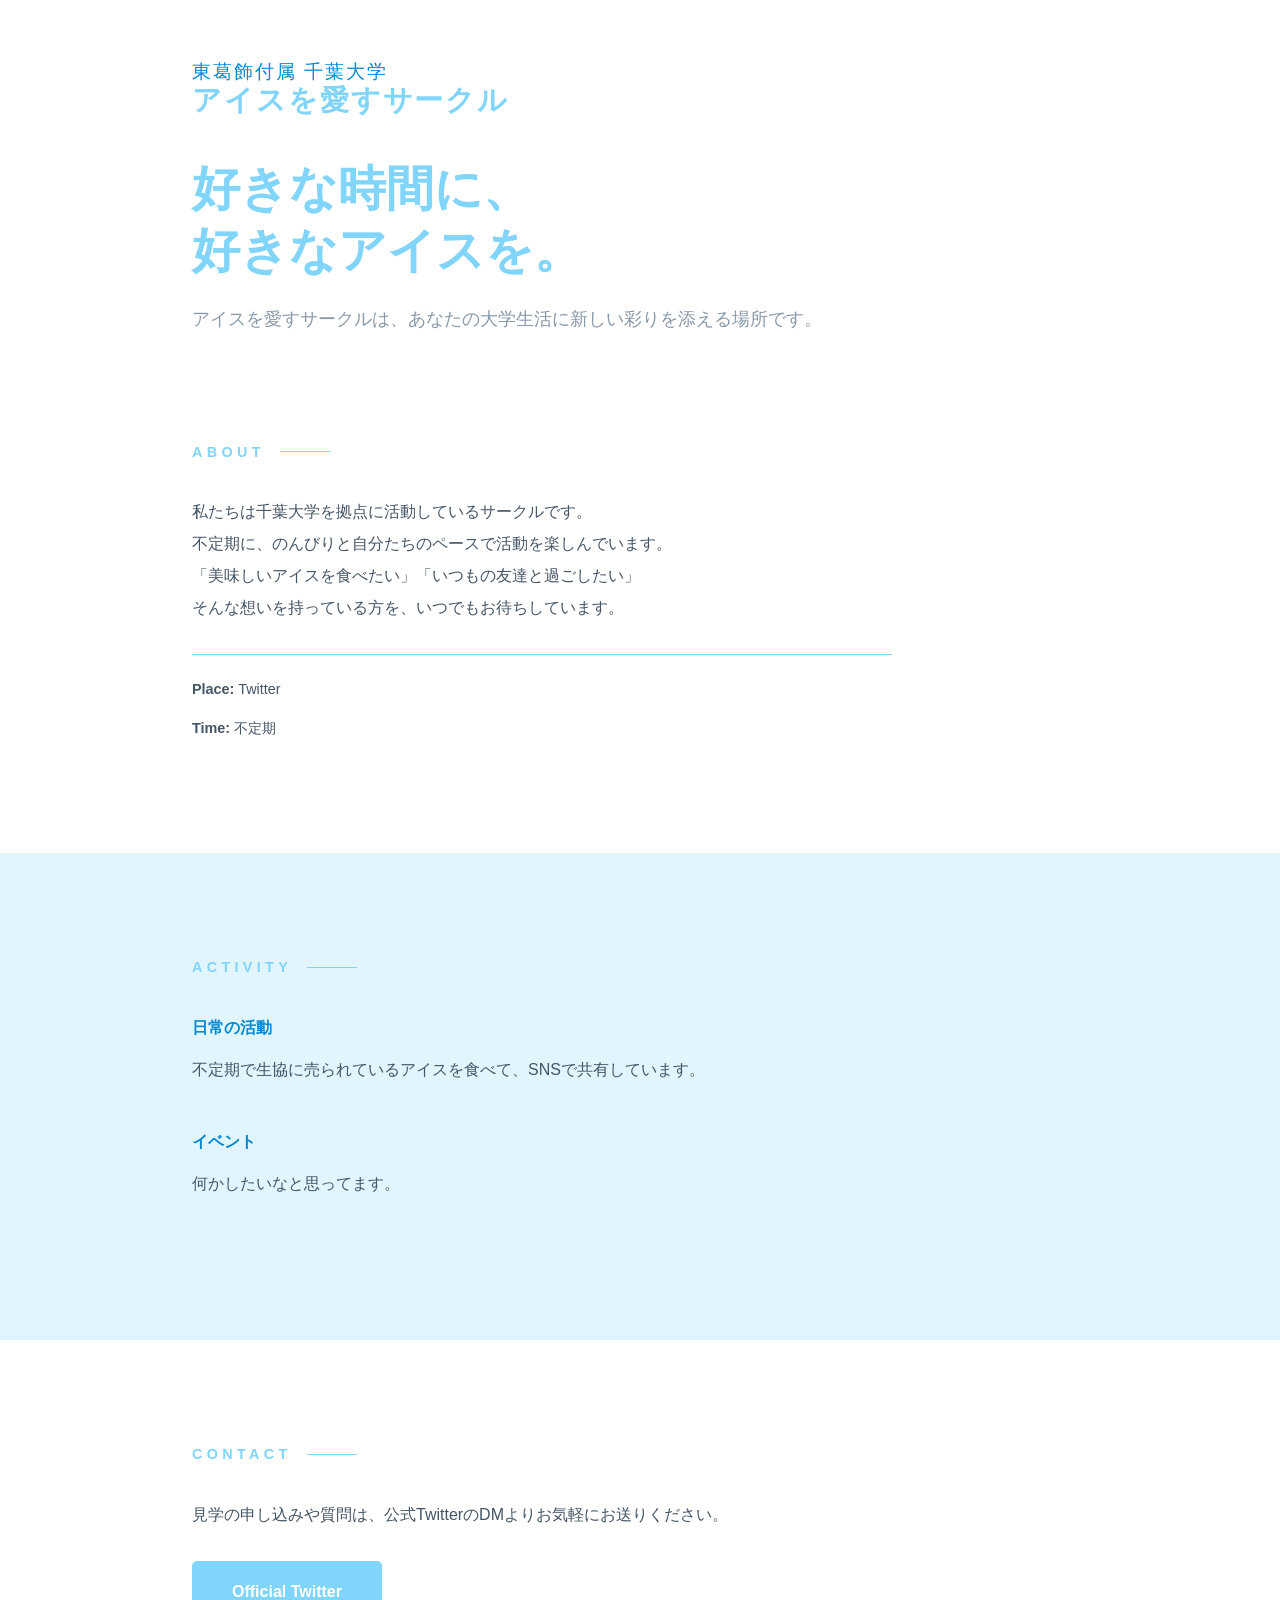
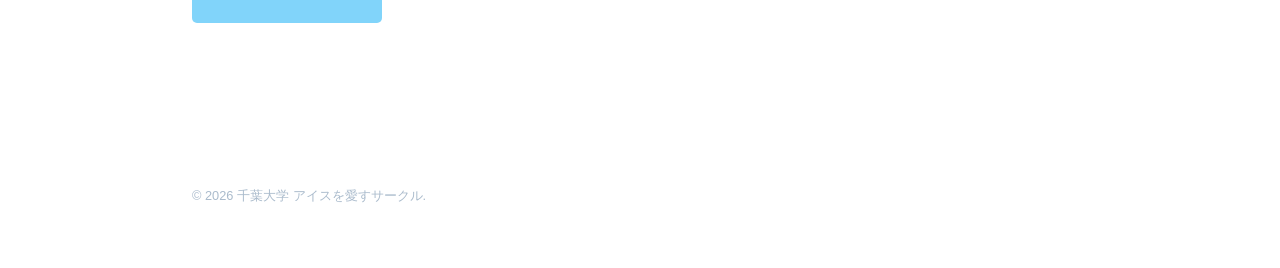
<file: index.html>
<!DOCTYPE html>
<html lang="ja">
<head>
    <meta charset="UTF-8">
    <meta name="viewport" content="width=device-width, initial-scale=1.0">
    <title>東葛飾付属 千葉大学 アイスを愛すサークル</title>
    <link rel="stylesheet" href="icelovestyle.css">
</head>
<body>

    <header>
        <div class="side-layout">
            <h1 class="logo">東葛飾付属 千葉大学<br><span>アイスを愛すサークル</span></h1>
        </div>
    </header>

    <main>
        <section class="hero side-layout">
            <div class="content-box">
                <h2 class="main-copy">好きな時間に、<br>好きなアイスを。</h2>
                <p class="sub-copy">アイスを愛すサークルは、あなたの大学生活に新しい彩りを添える場所です。</p>
            </div>
        </section>

        <section class="section side-layout">
            <div class="content-box">
                <h3 class="heading">About</h3>
                <p class="text">
                    私たちは千葉大学を拠点に活動しているサークルです。<br>
                    不定期に、のんびりと自分たちのペースで活動を楽しんでいます。<br>
                    「美味しいアイスを食べたい」「いつもの友達と過ごしたい」<br>
                    そんな想いを持っている方を、いつでもお待ちしています。
                </p>
                <div class="info-table">
                    <div class="info-item"><strong>Place:</strong> Twitter</div>
                    <div class="info-item"><strong>Time:</strong> 不定期</div>
                </div>
            </div>
        </section>

        <section class="section bg-light-blue side-layout">
            <div class="content-box">
                <h3 class="heading">Activity</h3>
                <ul class="activity-list">
                    <li>
                        <h4>日常の活動</h4>
                        <p>不定期で生協に売られているアイスを食べて、SNSで共有しています。</p>
                    </li>
                    <li>
                        <h4>イベント</h4>
                        <p>何かしたいなと思ってます。</p>
                    </li>
                </ul>
            </div>
        </section>

        <section class="section side-layout">
            <div class="content-box">
                <h3 class="heading">Contact</h3>
                <p class="text">見学の申し込みや質問は、公式TwitterのDMよりお気軽にお送りください。</p>
                <a href="#" class="btn-contact">Official Twitter</a>
            </div>
        </section>
    </main>

    <footer>
        <div class="side-layout">
            <p>&copy; 2026 千葉大学 アイスを愛すサークル.</p>
        </div>
    </footer>

</body>
</html>
</file>
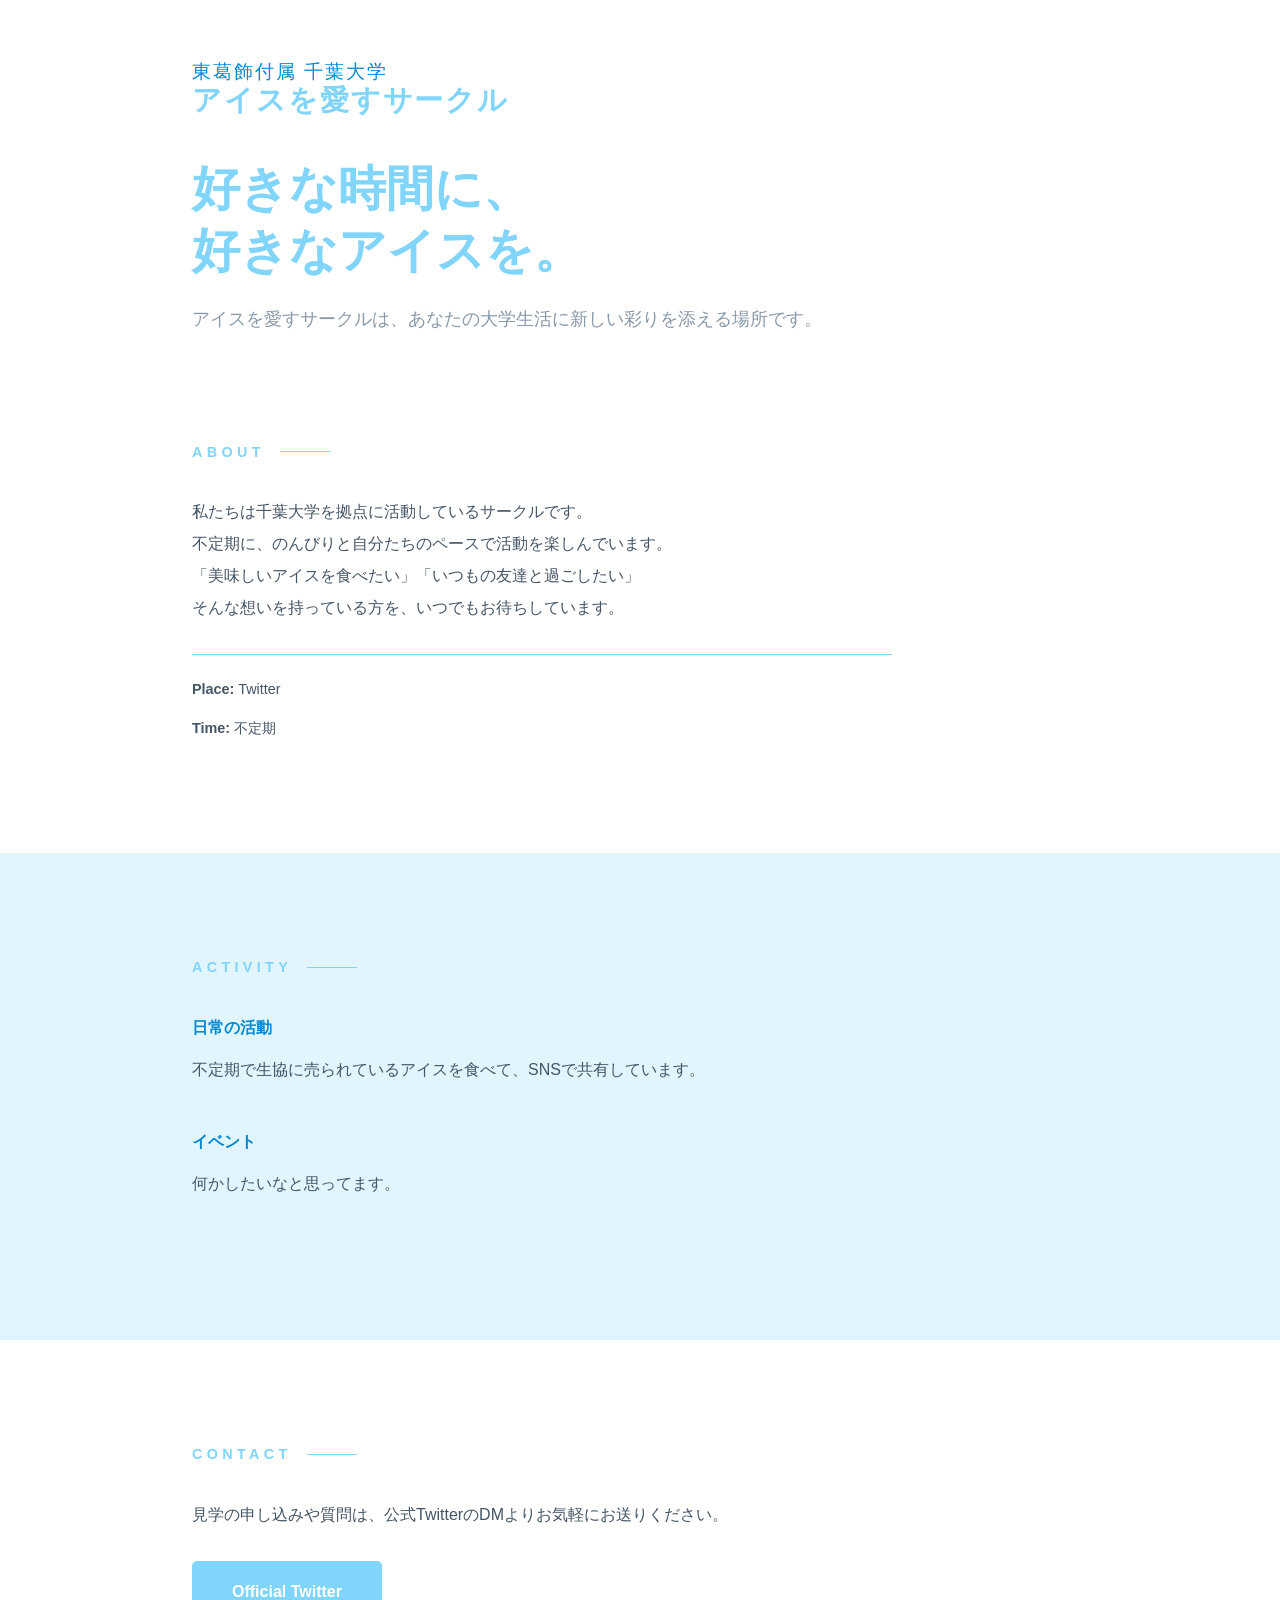
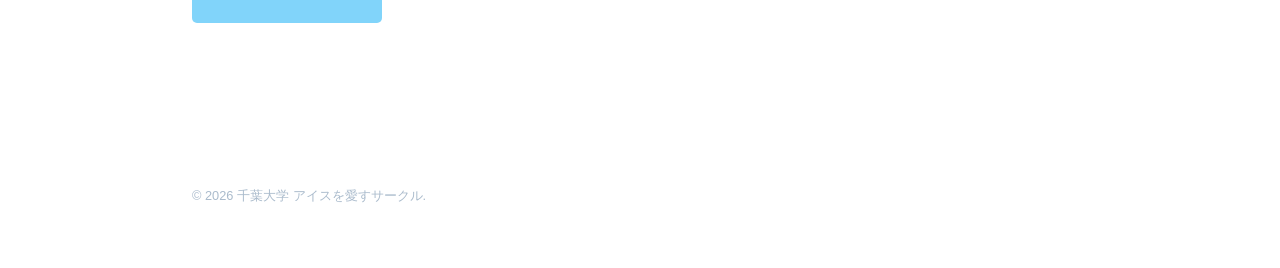
<file: icelove.html>
<!DOCTYPE html>
<html lang="ja">
<head>
    <meta charset="UTF-8">
    <meta name="viewport" content="width=device-width, initial-scale=1.0">
    <title>東葛飾付属 千葉大学 アイスを愛すサークル</title>
    <link rel="stylesheet" href="icelovestyle.css">
</head>
<body>

    <header>
        <div class="side-layout">
            <h1 class="logo">東葛飾付属 千葉大学<br><span>アイスを愛すサークル</span></h1>
        </div>
    </header>

    <main>
        <section class="hero side-layout">
            <div class="content-box">
                <h2 class="main-copy">好きな時間に、<br>好きなアイスを。</h2>
                <p class="sub-copy">アイスを愛すサークルは、あなたの大学生活に新しい彩りを添える場所です。</p>
            </div>
        </section>

        <section class="section side-layout">
            <div class="content-box">
                <h3 class="heading">About</h3>
                <p class="text">
                    私たちは千葉大学を拠点に活動しているサークルです。<br>
                    不定期に、のんびりと自分たちのペースで活動を楽しんでいます。<br>
                    「美味しいアイスを食べたい」「いつもの友達と過ごしたい」<br>
                    そんな想いを持っている方を、いつでもお待ちしています。
                </p>
                <div class="info-table">
                    <div class="info-item"><strong>Place:</strong> Twitter</div>
                    <div class="info-item"><strong>Time:</strong> 不定期</div>
                </div>
            </div>
        </section>

        <section class="section bg-light-blue side-layout">
            <div class="content-box">
                <h3 class="heading">Activity</h3>
                <ul class="activity-list">
                    <li>
                        <h4>日常の活動</h4>
                        <p>不定期で生協に売られているアイスを食べて、SNSで共有しています。</p>
                    </li>
                    <li>
                        <h4>イベント</h4>
                        <p>何かしたいなと思ってます。</p>
                    </li>
                </ul>
            </div>
        </section>

        <section class="section side-layout">
            <div class="content-box">
                <h3 class="heading">Contact</h3>
                <p class="text">見学の申し込みや質問は、公式TwitterのDMよりお気軽にお送りください。</p>
                <a href="#" class="btn-contact">Official Twitter</a>
            </div>
        </section>
    </main>

    <footer>
        <div class="side-layout">
            <p>&copy; 2026 千葉大学 アイスを愛すサークル.</p>
        </div>
    </footer>

</body>
</html>
</file>
<file: icelovestyle.css>
/* 変数設定：水色を主体に */
:root {
    --main-blue: #81d4fa;       /* メインの水色 */
    --pale-blue: #e1f5fe;       /* 背景用の淡い水色 */
    --deep-blue: #0288d1;       /* 文字のアクセント用 */
    --text-color: #445566;      /* 読みやすい濃いめのグレー */
    --bg-white: #ffffff;
    --left-margin: 15%;         /* 左側の余白量 */
}

/* 基本設定 */
* {
    margin: 0;
    padding: 0;
    box-sizing: border-box;
}

body {
    font-family: 'Noto Sans JP', sans-serif;
    color: var(--text-color);
    background-color: var(--bg-white);
    line-height: 2; /* 行間を広げて読みやすさを向上 */
    word-break: break-all;
}

/* 左側に余白を作るためのレイアウト設定 */
.side-layout {
    padding-left: var(--left-margin); /* 左側の余白 */
    padding-right: 5%;
}

/* ヘッダー */
header {
    padding-top: 60px;
    padding-bottom: 40px;
}

.logo {
    font-size: 1.2rem;
    font-weight: 300;
    letter-spacing: 0.1em;
    color: var(--deep-blue);
    line-height: 1.2;
}

.logo span {
    font-weight: 700;
    font-size: 1.8rem;
    color: var(--main-blue);
}

/* セクション設定 */
.section {
    padding-top: 100px;
    padding-bottom: 100px;
}

.bg-light-blue {
    background-color: var(--pale-blue);
}

.content-box {
    max-width: 700px; /* 文字が横に広がりすぎないように制限（読みやすさのため） */
}

/* メインコピー */
.main-copy {
    font-size: 3rem;
    font-weight: 700;
    color: var(--main-blue);
    margin-bottom: 20px;
    line-height: 1.3;
}

.sub-copy {
    font-size: 1.1rem;
    color: #8899aa;
}

/* 見出し */
.heading {
    font-size: 0.9rem;
    color: var(--main-blue);
    text-transform: uppercase;
    letter-spacing: 0.3em;
    margin-bottom: 30px;
    display: flex;
    align-items: center;
}

.heading::after {
    content: "";
    display: inline-block;
    width: 50px;
    height: 1px;
    background: var(--main-blue);
    margin-left: 15px;
}

/* テキスト・リスト */
.text {
    margin-bottom: 30px;
    font-size: 1rem;
}

.info-table {
    border-top: 1px solid var(--main-blue);
    padding-top: 20px;
}

.info-item {
    margin-bottom: 10px;
    font-size: 0.9rem;
}

.activity-list {
    list-style: none;
}

.activity-list li {
    margin-bottom: 40px;
}

.activity-list h4 {
    color: var(--deep-blue);
    margin-bottom: 10px;
}

/* ボタン */
.btn-contact {
    display: inline-block;
    background-color: var(--main-blue);
    color: #fff;
    padding: 15px 40px;
    text-decoration: none;
    border-radius: 5px;
    font-weight: bold;
    transition: 0.3s;
}

.btn-contact:hover {
    background-color: var(--deep-blue);
}

/* フッター */
footer {
    padding: 60px 0;
    font-size: 0.8rem;
    color: #aabbcc;
}

/* スマホ対応：画面が狭いときは左余白を調整 */
@media (max-width: 768px) {
    :root {
        --left-margin: 8%;
    }
    .main-copy {
        font-size: 2rem;
    }
}
</file>
